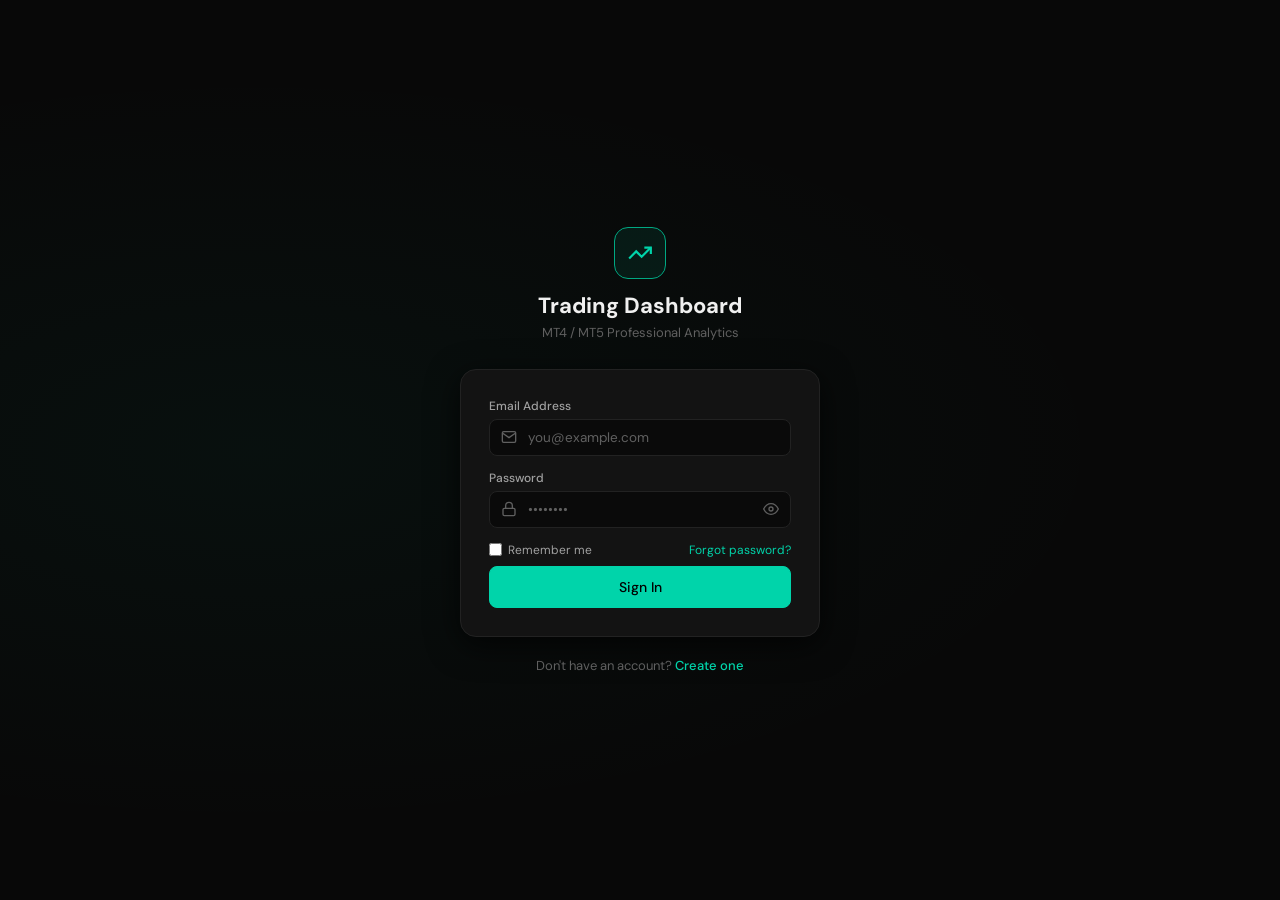
<file: static/login.html>
<!DOCTYPE html>
<html lang="en">
<head>
  <meta charset="UTF-8">
  <meta name="viewport" content="width=device-width, initial-scale=1.0">
  <title>Login — MT4/MT5 Trading Dashboard</title>
  <link rel="stylesheet" href="/static/css/dashboard.css">
  <style>
    body{display:flex;align-items:center;justify-content:center;min-height:100vh;
         background:radial-gradient(ellipse at 20% 50%,rgba(0,212,170,0.04) 0%,transparent 60%),var(--bg-base)}
    .wrap{width:100%;max-width:400px;padding:20px}
    .logo{text-align:center;margin-bottom:28px}
    .logo-mark{display:inline-flex;align-items:center;justify-content:center;width:52px;height:52px;
               background:var(--accent-bg);border:1px solid var(--accent-dim);border-radius:14px;margin-bottom:12px}
    .logo-mark svg{color:var(--accent)}
    .logo-title{font-size:22px;font-weight:700;color:var(--text-primary);margin-bottom:4px}
    .logo-sub{font-size:13px;color:var(--text-muted)}
    .card{background:var(--bg-card);border:1px solid var(--border);border-radius:var(--radius-xl);
          padding:28px;box-shadow:var(--shadow-lg)}
    .form-group{margin-bottom:14px}
    .label{display:block;font-size:12px;font-weight:500;color:var(--text-secondary);margin-bottom:5px}
    .input-wrap{position:relative}
    .input-wrap .input{padding-left:38px;width:100%}
    .input-icon{position:absolute;left:12px;top:50%;transform:translateY(-50%);color:var(--text-muted);pointer-events:none}
    .show-pw{position:absolute;right:12px;top:50%;transform:translateY(-50%);background:none;border:none;
             color:var(--text-muted);cursor:pointer;padding:0;display:flex}
    .show-pw:hover{color:var(--text-primary)}
    .msg{border-radius:var(--radius);padding:10px 14px;font-size:13px;margin-bottom:14px;display:none;line-height:1.5}
    .msg.show{display:block}
    .msg.error{background:var(--red-bg);border:1px solid var(--red-dim);color:var(--red)}
    .msg.success{background:var(--green-bg);border:1px solid var(--green-dim);color:var(--green)}
    .msg.info{background:var(--bg-elevated);border:1px solid var(--border);color:var(--text-secondary)}
    .form-footer{display:flex;justify-content:space-between;align-items:center;margin-bottom:8px}
    .form-footer a{font-size:12px;color:var(--accent);text-decoration:none}
    .btn-login{width:100%;justify-content:center;padding:11px;font-size:14px}
    .btn-login:disabled{opacity:0.6;cursor:not-allowed}
    .login-link{text-align:center;font-size:13px;color:var(--text-muted);margin-top:20px}
    .login-link a{color:var(--accent);font-weight:500;text-decoration:none}
    /* 2FA step */
    .step{display:none}.step.active{display:block}
    .totp-input{text-align:center;font-family:var(--font-mono);font-size:28px;letter-spacing:8px;font-weight:600;padding:14px;width:100%}
    .back-link{font-size:12px;color:var(--text-muted);cursor:pointer;display:inline-flex;align-items:center;gap:4px;margin-bottom:14px}
    .back-link:hover{color:var(--text-primary)}
  </style>
</head>
<body>
<div class="wrap">
  <div class="logo">
    <div class="logo-mark">
      <svg width="26" height="26" viewBox="0 0 24 24" fill="none" stroke="currentColor" stroke-width="2">
        <polyline points="22 7 13.5 15.5 8.5 10.5 2 17"></polyline>
        <polyline points="16 7 22 7 22 13"></polyline>
      </svg>
    </div>
    <div class="logo-title">Trading Dashboard</div>
    <div class="logo-sub">MT4 / MT5 Professional Analytics</div>
  </div>

  <div class="card">
    <div id="msg" class="msg"></div>

    <!-- Step 1: Login -->
    <div id="stepLogin" class="step active">
      <div class="form-group">
        <label class="label">Email Address</label>
        <div class="input-wrap">
          <svg class="input-icon" width="16" height="16" viewBox="0 0 24 24" fill="none" stroke="currentColor" stroke-width="2">
            <path d="M4 4h16c1.1 0 2 .9 2 2v12c0 1.1-.9 2-2 2H4c-1.1 0-2-.9-2-2V6c0-1.1.9-2 2-2z"/><polyline points="22,6 12,13 2,6"/>
          </svg>
          <input type="email" id="emailInput" class="input" placeholder="you@example.com" autocomplete="email">
        </div>
      </div>

      <div class="form-group">
        <label class="label">Password</label>
        <div class="input-wrap">
          <svg class="input-icon" width="16" height="16" viewBox="0 0 24 24" fill="none" stroke="currentColor" stroke-width="2">
            <rect x="3" y="11" width="18" height="11" rx="2"/><path d="M7 11V7a5 5 0 0 1 10 0v4"/>
          </svg>
          <input type="password" id="passInput" class="input" placeholder="••••••••" autocomplete="current-password">
          <button type="button" class="show-pw" onclick="togglePw()">
            <svg width="16" height="16" viewBox="0 0 24 24" fill="none" stroke="currentColor" stroke-width="2">
              <path d="M1 12s4-8 11-8 11 8 11 8-4 8-11 8-11-8-11-8z"/><circle cx="12" cy="12" r="3"/>
            </svg>
          </button>
        </div>
      </div>

      <div class="form-footer">
        <label style="display:flex;align-items:center;gap:6px;font-size:12px;color:var(--text-secondary);cursor:pointer">
          <input type="checkbox" id="rememberMe" style="accent-color:var(--accent)"> Remember me
        </label>
        <a href="#">Forgot password?</a>
      </div>

      <button id="loginBtn" class="btn btn-primary btn-login" onclick="doLogin()">Sign In</button>
    </div>

    <!-- Step 2: 2FA -->
    <div id="step2FA" class="step">
      <div class="back-link" onclick="backToLogin()">← Back</div>
      <div style="text-align:center;margin-bottom:16px">
        <div style="font-size:15px;font-weight:600;color:var(--text-primary);margin-bottom:6px">Two-Factor Authentication</div>
        <div style="font-size:13px;color:var(--text-muted)">Enter the 6-digit code from your authenticator app</div>
      </div>
      <input type="text" id="totpInput" class="input totp-input" placeholder="000000"
             maxlength="6" inputmode="numeric" autocomplete="one-time-code">
      <button class="btn btn-primary btn-login" style="margin-top:12px" onclick="verify2FA()">Verify</button>
    </div>
  </div>

  <div class="login-link">Don't have an account? <a href="/static/register.html">Create one</a></div>
</div>

<script>
let _2fa_email = '', _2fa_pass = '';

function showMsg(text, type) {
  const el = document.getElementById('msg');
  el.textContent = text;
  el.className = 'msg show ' + type;
}
function hideMsg() { document.getElementById('msg').className = 'msg'; }
function setLoading(id, on) {
  const b = document.getElementById(id);
  b.disabled = on;
  b.textContent = on ? 'Please wait...' : (id === 'loginBtn' ? 'Sign In' : 'Verify');
}
function togglePw() {
  const i = document.getElementById('passInput');
  i.type = i.type === 'password' ? 'text' : 'password';
}
function backToLogin() {
  document.getElementById('stepLogin').className = 'step active';
  document.getElementById('step2FA').className   = 'step';
  hideMsg();
}

async function doLogin() {
  const email = document.getElementById('emailInput').value.trim();
  const pass  = document.getElementById('passInput').value;

  if (!email) return showMsg('Please enter your email address', 'error');
  if (!pass)  return showMsg('Please enter your password', 'error');

  hideMsg();
  setLoading('loginBtn', true);
  showMsg('Signing in...', 'info');

  try {
    const res = await fetch('/api/v1/auth/login', {
      method:  'POST',
      headers: {'Content-Type': 'application/json'},
      body:    JSON.stringify({ email, password: pass, remember_me: document.getElementById('rememberMe').checked }),
    });

    let data;
    try { data = await res.json(); } catch(e) { data = {}; }

    hideMsg();

    if (res.status === 200 && data.requires_2fa) {
      _2fa_email = email;
      _2fa_pass  = pass;
      document.getElementById('stepLogin').className = 'step';
      document.getElementById('step2FA').className   = 'step active';
      setTimeout(() => document.getElementById('totpInput').focus(), 100);
      return;
    }

    if (res.ok && data.access_token) {
      localStorage.setItem('access_token',  data.access_token);
      localStorage.setItem('refresh_token', data.refresh_token || '');
      if (data.user) localStorage.setItem('user', JSON.stringify(data.user));
      showMsg('Login successful! Redirecting...', 'success');
      setTimeout(() => { window.location.href = '/'; }, 800);
      return;
    }

    // Show exact error from server
    const detail = data.detail || data.message || `Server error (${res.status})`;
    showMsg(detail, 'error');

  } catch (err) {
    // Show exact JS error
    showMsg('Connection failed: ' + err.message + ' — Is the server running?', 'error');
  } finally {
    setLoading('loginBtn', false);
  }
}

async function verify2FA() {
  const code = document.getElementById('totpInput').value.trim();
  if (!code) return showMsg('Please enter the 6-digit code', 'error');

  hideMsg();
  showMsg('Verifying...', 'info');

  try {
    const res = await fetch('/api/v1/auth/login', {
      method:  'POST',
      headers: {'Content-Type': 'application/json'},
      body:    JSON.stringify({ email: _2fa_email, password: _2fa_pass, totp_code: code }),
    });

    let data;
    try { data = await res.json(); } catch(e) { data = {}; }

    hideMsg();

    if (res.ok && data.access_token) {
      localStorage.setItem('access_token',  data.access_token);
      localStorage.setItem('refresh_token', data.refresh_token || '');
      if (data.user) localStorage.setItem('user', JSON.stringify(data.user));
      showMsg('Login successful! Redirecting...', 'success');
      setTimeout(() => { window.location.href = '/'; }, 800);
    } else {
      showMsg(data.detail || 'Invalid code', 'error');
    }
  } catch (err) {
    showMsg('Connection failed: ' + err.message, 'error');
  }
}

// Enter key
document.addEventListener('keydown', e => {
  if (e.key !== 'Enter') return;
  const active = document.querySelector('.step.active').id;
  if (active === 'stepLogin') doLogin();
  else verify2FA();
});

// Auto-submit 2FA when 6 digits entered
document.addEventListener('DOMContentLoaded', () => {
  const t = document.getElementById('totpInput');
  if (t) t.addEventListener('input', e => {
    e.target.value = e.target.value.replace(/\D/g, '');
    if (e.target.value.length === 6) verify2FA();
  });
});

// Already logged in?
if (localStorage.getItem('access_token')) window.location.href = '/';
</script>
</body>
</html>
</file>
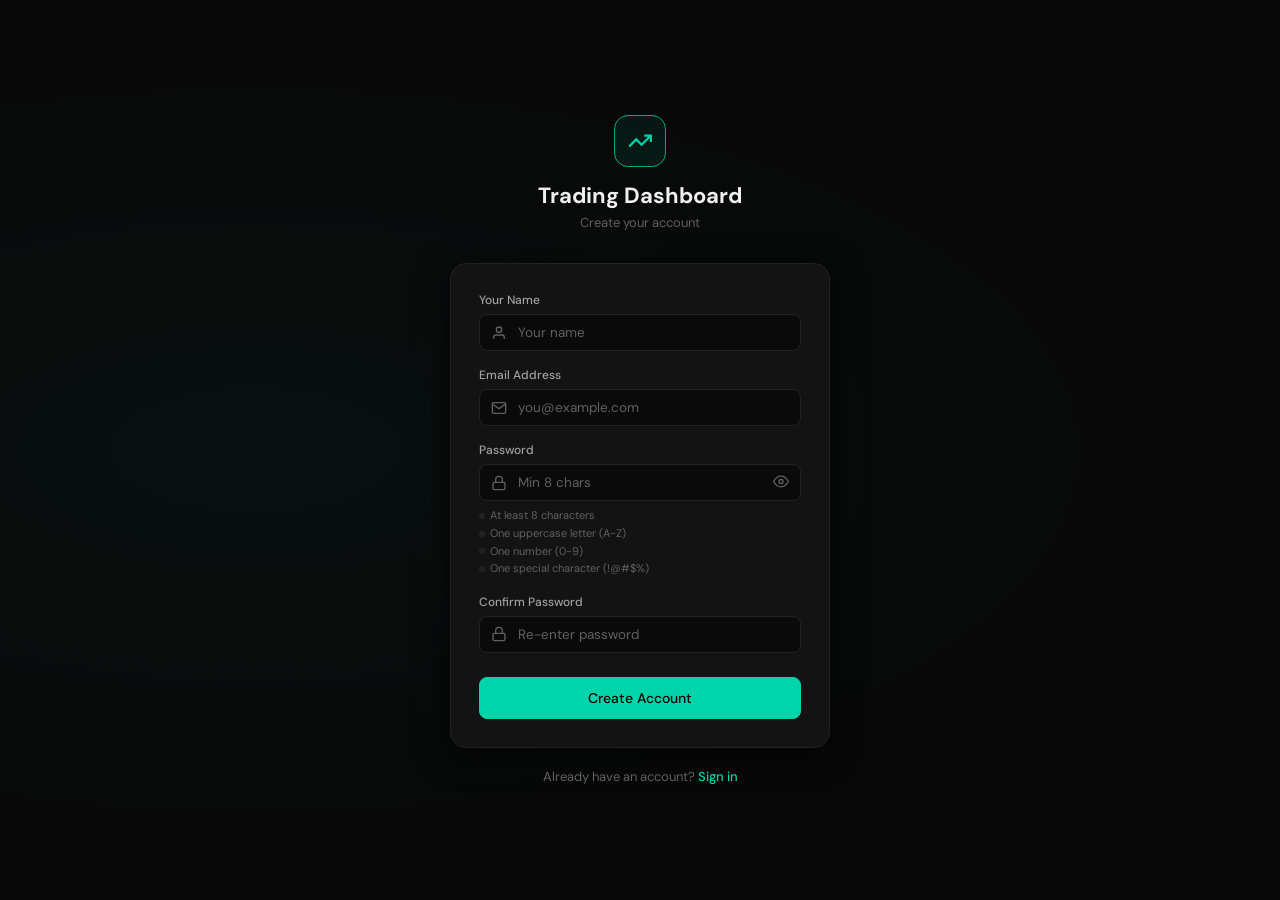
<file: static/register.html>
<!DOCTYPE html>
<html lang="en">
<head>
  <meta charset="UTF-8">
  <meta name="viewport" content="width=device-width, initial-scale=1.0">
  <title>Register — MT4/MT5 Trading Dashboard</title>
  <link rel="stylesheet" href="/static/css/dashboard.css">
  <style>
    body {
      display: flex; align-items: center; justify-content: center;
      min-height: 100vh;
      background: radial-gradient(ellipse at 20% 50%, rgba(0,212,170,0.04) 0%, transparent 60%), var(--bg-base);
    }
    .wrap { width: 100%; max-width: 420px; padding: 20px; }

    .logo { text-align: center; margin-bottom: 32px; }
    .logo-mark {
      display: inline-flex; align-items: center; justify-content: center;
      width: 52px; height: 52px; background: var(--accent-bg);
      border: 1px solid var(--accent-dim); border-radius: 14px; margin-bottom: 14px;
    }
    .logo-mark svg { color: var(--accent); }
    .logo-title { font-size: 22px; font-weight: 700; color: var(--text-primary); margin-bottom: 4px; }
    .logo-sub   { font-size: 13px; color: var(--text-muted); }

    .card {
      background: var(--bg-card); border: 1px solid var(--border);
      border-radius: var(--radius-xl); padding: 28px;
      box-shadow: var(--shadow-lg);
    }

    .form-group { margin-bottom: 16px; }
    .label { display: block; font-size: 12px; font-weight: 500; color: var(--text-secondary); margin-bottom: 6px; }

    .input-wrap { position: relative; }
    .input-wrap .input { padding-left: 38px; width: 100%; }
    .input-icon {
      position: absolute; left: 12px; top: 50%; transform: translateY(-50%);
      color: var(--text-muted); pointer-events: none;
    }
    .show-pw {
      position: absolute; right: 12px; top: 50%; transform: translateY(-50%);
      background: none; border: none; color: var(--text-muted); cursor: pointer; padding: 0;
    }
    .show-pw:hover { color: var(--text-primary); }

    .error-box {
      background: var(--red-bg); border: 1px solid var(--red-dim);
      color: var(--red); border-radius: var(--radius); padding: 10px 14px;
      font-size: 13px; margin-bottom: 16px; display: none;
    }
    .error-box.show { display: block; }

    .success-box {
      background: var(--green-bg); border: 1px solid var(--green-dim);
      color: var(--green); border-radius: var(--radius); padding: 10px 14px;
      font-size: 13px; margin-bottom: 16px; display: none; text-align: center;
    }
    .success-box.show { display: block; }

    .btn-register {
      width: 100%; justify-content: center; margin-top: 8px;
      padding: 11px; font-size: 14px;
    }
    .btn-register.loading .btn-text { display: none; }
    .btn-register.loading .spinner { display: inline-block; }
    .spinner {
      display: none; width: 18px; height: 18px;
      border: 2px solid rgba(0,0,0,0.2); border-top-color: #000;
      border-radius: 50%; animation: spin 0.6s linear infinite;
    }
    @keyframes spin { to { transform: rotate(360deg); } }

    .pw-rules {
      font-size: 11px; color: var(--text-muted); margin-top: 6px; line-height: 1.6;
    }
    .pw-rule { display: flex; align-items: center; gap: 5px; }
    .pw-rule .dot { width: 6px; height: 6px; border-radius: 50%; background: var(--border); flex-shrink: 0; }
    .pw-rule.ok .dot { background: var(--green); }

    .login-link {
      text-align: center; font-size: 13px; color: var(--text-muted); margin-top: 20px;
    }
    .login-link a { color: var(--accent); font-weight: 500; text-decoration: none; }
    .login-link a:hover { color: #fff; }
  </style>
</head>
<body>
<div class="wrap">
  <div class="logo">
    <div class="logo-mark">
      <svg width="26" height="26" viewBox="0 0 24 24" fill="none" stroke="currentColor" stroke-width="2">
        <polyline points="22 7 13.5 15.5 8.5 10.5 2 17"></polyline>
        <polyline points="16 7 22 7 22 13"></polyline>
      </svg>
    </div>
    <div class="logo-title">Trading Dashboard</div>
    <div class="logo-sub">Create your account</div>
  </div>

  <div class="card">
    <div id="errorBox" class="error-box"></div>
    <div id="successBox" class="success-box">
      Account created! Redirecting to dashboard...
    </div>

    <!-- Display Name -->
    <div class="form-group">
      <label class="label">Your Name</label>
      <div class="input-wrap">
        <svg class="input-icon" width="16" height="16" viewBox="0 0 24 24" fill="none" stroke="currentColor" stroke-width="2">
          <path d="M20 21v-2a4 4 0 0 0-4-4H8a4 4 0 0 0-4 4v2"></path>
          <circle cx="12" cy="7" r="4"></circle>
        </svg>
        <input type="text" id="nameInput" class="input" placeholder="Your name" autocomplete="name">
      </div>
    </div>

    <!-- Email -->
    <div class="form-group">
      <label class="label">Email Address</label>
      <div class="input-wrap">
        <svg class="input-icon" width="16" height="16" viewBox="0 0 24 24" fill="none" stroke="currentColor" stroke-width="2">
          <path d="M4 4h16c1.1 0 2 .9 2 2v12c0 1.1-.9 2-2 2H4c-1.1 0-2-.9-2-2V6c0-1.1.9-2 2-2z"></path>
          <polyline points="22,6 12,13 2,6"></polyline>
        </svg>
        <input type="email" id="emailInput" class="input" placeholder="you@example.com" autocomplete="email">
      </div>
    </div>

    <!-- Password -->
    <div class="form-group">
      <label class="label">Password</label>
      <div class="input-wrap">
        <svg class="input-icon" width="16" height="16" viewBox="0 0 24 24" fill="none" stroke="currentColor" stroke-width="2">
          <rect x="3" y="11" width="18" height="11" rx="2" ry="2"></rect>
          <path d="M7 11V7a5 5 0 0 1 10 0v4"></path>
        </svg>
        <input type="password" id="passwordInput" class="input" placeholder="Min 8 chars" autocomplete="new-password"
               oninput="checkPwRules(this.value)">
        <button type="button" class="show-pw" onclick="togglePw()">
          <svg id="eyeIcon" width="16" height="16" viewBox="0 0 24 24" fill="none" stroke="currentColor" stroke-width="2">
            <path d="M1 12s4-8 11-8 11 8 11 8-4 8-11 8-11-8-11-8z"></path>
            <circle cx="12" cy="12" r="3"></circle>
          </svg>
        </button>
      </div>
      <!-- Password rules -->
      <div class="pw-rules" id="pwRules">
        <div class="pw-rule" id="rule-len"><div class="dot"></div>At least 8 characters</div>
        <div class="pw-rule" id="rule-upper"><div class="dot"></div>One uppercase letter (A-Z)</div>
        <div class="pw-rule" id="rule-num"><div class="dot"></div>One number (0-9)</div>
        <div class="pw-rule" id="rule-special"><div class="dot"></div>One special character (!@#$%)</div>
      </div>
    </div>

    <!-- Confirm Password -->
    <div class="form-group">
      <label class="label">Confirm Password</label>
      <div class="input-wrap">
        <svg class="input-icon" width="16" height="16" viewBox="0 0 24 24" fill="none" stroke="currentColor" stroke-width="2">
          <rect x="3" y="11" width="18" height="11" rx="2" ry="2"></rect>
          <path d="M7 11V7a5 5 0 0 1 10 0v4"></path>
        </svg>
        <input type="password" id="confirmInput" class="input" placeholder="Re-enter password" autocomplete="new-password">
      </div>
    </div>

    <button id="registerBtn" class="btn btn-primary btn-register" onclick="doRegister()">
      <span class="btn-text">Create Account</span>
      <span class="spinner"></span>
    </button>
  </div>

  <div class="login-link">Already have an account? <a href="/static/login.html">Sign in</a></div>
</div>

<script>
const API = '/api/v1/auth';

function checkPwRules(pw) {
  setRule('rule-len',     pw.length >= 8);
  setRule('rule-upper',   /[A-Z]/.test(pw));
  setRule('rule-num',     /[0-9]/.test(pw));
  setRule('rule-special', /[^A-Za-z0-9]/.test(pw));
}

function setRule(id, ok) {
  const el = document.getElementById(id);
  if (ok) el.classList.add('ok');
  else     el.classList.remove('ok');
}

function togglePw() {
  const inp = document.getElementById('passwordInput');
  inp.type = inp.type === 'password' ? 'text' : 'password';
}

async function doRegister() {
  const name     = document.getElementById('nameInput').value.trim();
  const email    = document.getElementById('emailInput').value.trim();
  const password = document.getElementById('passwordInput').value;
  const confirm  = document.getElementById('confirmInput').value;

  hideError();

  if (!name)     return showError('Please enter your name');
  if (!email)    return showError('Please enter your email address');
  if (!password) return showError('Please enter a password');
  if (password !== confirm) return showError('Passwords do not match');

  // Client-side password check
  if (password.length < 8)            return showError('Password must be at least 8 characters');
  if (!/[A-Z]/.test(password))        return showError('Password must contain at least one uppercase letter');
  if (!/[0-9]/.test(password))        return showError('Password must contain at least one number');
  if (!/[^A-Za-z0-9]/.test(password)) return showError('Password must contain at least one special character (!@#$% etc)');

  setLoading(true);

  try {
    const res = await fetch(`${API}/register`, {
      method:  'POST',
      headers: {'Content-Type': 'application/json'},
      body:    JSON.stringify({
        email:        email,
        password:     password,
        display_name: name,
      }),
    });

    const data = await res.json();

    if (!res.ok) {
      showError(data.detail || 'Registration failed. Please try again.');
      return;
    }

    // Save tokens
    localStorage.setItem('access_token',  data.access_token);
    localStorage.setItem('refresh_token', data.refresh_token);
    if (data.user) localStorage.setItem('user', JSON.stringify(data.user));

    // Show success and redirect
    document.getElementById('successBox').classList.add('show');
    setTimeout(() => { window.location.href = '/'; }, 1500);

  } catch (e) {
    showError('Network error — make sure the server is running');
  } finally {
    setLoading(false);
  }
}

function showError(msg) {
  const el = document.getElementById('errorBox');
  el.textContent = msg;
  el.classList.add('show');
}
function hideError() {
  document.getElementById('errorBox').classList.remove('show');
}
function setLoading(on) {
  const btn = document.getElementById('registerBtn');
  btn.classList.toggle('loading', on);
  btn.disabled = on;
}

// Enter key support
document.addEventListener('keydown', e => {
  if (e.key === 'Enter') doRegister();
});

// Redirect if already logged in
if (localStorage.getItem('access_token')) {
  window.location.href = '/';
}
</script>
</body>
</html>
</file>
<file: static/css/dashboard.css>
/* =============================================================================
   dashboard.css — MT4/MT5 Trading Dashboard — Dark Professional Theme
   Typography: IBM Plex Mono (numbers) + DM Sans (UI)
   ============================================================================= */

@import url('https://fonts.googleapis.com/css2?family=DM+Sans:ital,wght@0,300;0,400;0,500;0,600;0,700;1,400&family=IBM+Plex+Mono:wght@300;400;500;600&display=swap');

/* ── CSS Variables ─────────────────────────────────────────────────────────── */
:root {
  /* Background layers */
  --bg-base:      #080808;
  --bg-surface:   #0E0E0E;
  --bg-card:      #131313;
  --bg-card-alt:  #171717;
  --bg-elevated:  #1C1C1C;
  --bg-hover:     #202020;
  --bg-input:     #0A0A0A;

  /* Borders */
  --border:       #222222;
  --border-light: #2A2A2A;
  --border-focus: #00D4AA55;

  /* Accent - Teal/Green */
  --accent:       #00D4AA;
  --accent-dim:   #00A882;
  --accent-glow:  rgba(0, 212, 170, 0.12);
  --accent-bg:    rgba(0, 212, 170, 0.08);

  /* State Colors */
  --green:        #22C55E;
  --green-dim:    #16A34A;
  --green-bg:     rgba(34, 197, 94, 0.1);
  --red:          #EF4444;
  --red-dim:      #DC2626;
  --red-bg:       rgba(239, 68, 68, 0.1);
  --yellow:       #F59E0B;
  --yellow-bg:    rgba(245, 158, 11, 0.1);
  --blue:         #3B82F6;
  --blue-bg:      rgba(59, 130, 246, 0.1);
  --purple:       #8B5CF6;
  --purple-bg:    rgba(139, 92, 246, 0.1);

  /* Text */
  --text-primary:   #F0F0F0;
  --text-secondary: #A0A0A0;
  --text-muted:     #606060;
  --text-disabled:  #404040;

  /* Status */
  --status-live:         #22C55E;
  --status-delayed:      #F59E0B;
  --status-disconnected: #EF4444;
  --status-market-closed: #6B7280;

  /* Shadows */
  --shadow-sm:   0 1px 3px rgba(0,0,0,0.5);
  --shadow-md:   0 4px 16px rgba(0,0,0,0.6);
  --shadow-lg:   0 8px 32px rgba(0,0,0,0.7);
  --shadow-glow: 0 0 20px rgba(0, 212, 170, 0.15);

  /* Spacing */
  --sidebar-w:    240px;
  --topbar-h:     56px;
  --radius:       8px;
  --radius-lg:    12px;
  --radius-xl:    16px;

  /* Fonts */
  --font-ui:      'DM Sans', system-ui, sans-serif;
  --font-mono:    'IBM Plex Mono', 'Courier New', monospace;

  /* Transitions */
  --transition:   all 0.15s ease;
}

/* ── Reset & Base ───────────────────────────────────────────────────────────── */
*, *::before, *::after { box-sizing: border-box; margin: 0; padding: 0; }

html { font-size: 14px; -webkit-font-smoothing: antialiased; }

body {
  font-family: var(--font-ui);
  background:  var(--bg-base);
  color:       var(--text-primary);
  min-height:  100vh;
  overflow-x:  hidden;
}

a { color: var(--accent); text-decoration: none; }
a:hover { color: #fff; }

/* ── Scrollbars ─────────────────────────────────────────────────────────────── */
::-webkit-scrollbar { width: 5px; height: 5px; }
::-webkit-scrollbar-track { background: transparent; }
::-webkit-scrollbar-thumb { background: var(--border-light); border-radius: 3px; }
::-webkit-scrollbar-thumb:hover { background: var(--text-muted); }

/* ── Layout ─────────────────────────────────────────────────────────────────── */
.app-layout {
  display:    grid;
  grid-template-columns: var(--sidebar-w) 1fr;
  grid-template-rows:    var(--topbar-h) 1fr;
  min-height: 100vh;
}

/* ── Topbar ─────────────────────────────────────────────────────────────────── */
.topbar {
  grid-column:    1 / -1;
  height:         var(--topbar-h);
  background:     var(--bg-surface);
  border-bottom:  1px solid var(--border);
  display:        flex;
  align-items:    center;
  padding:        0 20px;
  gap:            16px;
  position:       sticky;
  top:            0;
  z-index:        100;
}

.topbar-brand {
  display:     flex;
  align-items: center;
  gap:         10px;
  font-weight: 600;
  font-size:   15px;
  color:       var(--text-primary);
  white-space: nowrap;
}

.topbar-brand svg { color: var(--accent); }

.topbar-divider { flex: 1; }

.topbar-actions {
  display:     flex;
  align-items: center;
  gap:         8px;
}

/* ── Sidebar ─────────────────────────────────────────────────────────────────── */
.sidebar {
  background:   var(--bg-surface);
  border-right: 1px solid var(--border);
  height:       calc(100vh - var(--topbar-h));
  position:     sticky;
  top:          var(--topbar-h);
  overflow-y:   auto;
  display:      flex;
  flex-direction: column;
  padding:      12px 0;
}

.sidebar-section { padding: 4px 12px; margin-top: 8px; }
.sidebar-section-label {
  font-size:      10px;
  font-weight:    600;
  letter-spacing: 0.08em;
  color:          var(--text-muted);
  text-transform: uppercase;
  padding:        0 8px;
  margin-bottom:  4px;
}

.sidebar-link {
  display:       flex;
  align-items:   center;
  gap:           10px;
  padding:       9px 12px;
  border-radius: var(--radius);
  color:         var(--text-secondary);
  font-size:     13.5px;
  font-weight:   400;
  transition:    var(--transition);
  cursor:        pointer;
  user-select:   none;
}
.sidebar-link:hover { background: var(--bg-hover); color: var(--text-primary); }
.sidebar-link.active {
  background: var(--accent-bg);
  color:      var(--accent);
  font-weight: 500;
}
.sidebar-link svg { flex-shrink: 0; opacity: 0.8; }
.sidebar-link.active svg { opacity: 1; }

.sidebar-spacer { flex: 1; }

/* ── Main Content ────────────────────────────────────────────────────────────── */
.main-content {
  overflow-y: auto;
  padding:    24px;
  max-width:  1600px;
}

.page-header {
  display:         flex;
  align-items:     center;
  justify-content: space-between;
  margin-bottom:   20px;
  gap:             12px;
}

.page-title {
  font-size:   22px;
  font-weight: 600;
  color:       var(--text-primary);
}
.page-subtitle {
  font-size: 13px;
  color:     var(--text-secondary);
  margin-top: 2px;
}

/* ── Cards ───────────────────────────────────────────────────────────────────── */
.card {
  background:    var(--bg-card);
  border:        1px solid var(--border);
  border-radius: var(--radius-lg);
  padding:       18px 20px;
  transition:    var(--transition);
}

.card-header {
  display:         flex;
  align-items:     center;
  justify-content: space-between;
  margin-bottom:   14px;
}

.card-title {
  font-size:   12.5px;
  font-weight: 600;
  letter-spacing: 0.05em;
  text-transform: uppercase;
  color:       var(--text-secondary);
}

/* ── Metric Cards ────────────────────────────────────────────────────────────── */
.metric-grid {
  display:               grid;
  grid-template-columns: repeat(auto-fill, minmax(200px, 1fr));
  gap:                   12px;
  margin-bottom:         20px;
}

.metric-card {
  background:    var(--bg-card);
  border:        1px solid var(--border);
  border-radius: var(--radius-lg);
  padding:       16px 18px;
  position:      relative;
  overflow:      hidden;
  transition:    border-color 0.2s;
}
.metric-card:hover { border-color: var(--border-light); }
.metric-card::before {
  content:  '';
  position: absolute;
  top:      0; left: 0; right: 0;
  height:   2px;
  background: var(--accent);
  opacity:  0;
  transition: opacity 0.2s;
}
.metric-card:hover::before { opacity: 0.5; }

.metric-label {
  font-size:      11px;
  font-weight:    500;
  letter-spacing: 0.06em;
  text-transform: uppercase;
  color:          var(--text-muted);
  margin-bottom:  8px;
}

.metric-value {
  font-family: var(--font-mono);
  font-size:   22px;
  font-weight: 600;
  color:       var(--text-primary);
  line-height: 1.1;
}

.metric-value.positive { color: var(--green); }
.metric-value.negative { color: var(--red); }
.metric-value.accent   { color: var(--accent); }

.metric-sub {
  font-size:   11px;
  color:       var(--text-muted);
  margin-top:  4px;
  display:     flex;
  align-items: center;
  gap:         4px;
}

/* ── Status Badge ────────────────────────────────────────────────────────────── */
.status-badge {
  display:       inline-flex;
  align-items:   center;
  gap:           5px;
  padding:       3px 8px;
  border-radius: 20px;
  font-size:     11px;
  font-weight:   500;
}
.status-dot {
  width:         6px;
  height:        6px;
  border-radius: 50%;
  flex-shrink:   0;
}
.status-badge.live         { background: var(--green-bg);  color: var(--green);  }
.status-badge.live .status-dot { background: var(--green); animation: pulse-dot 2s infinite; }
.status-badge.delayed      { background: var(--yellow-bg); color: var(--yellow); }
.status-badge.delayed .status-dot { background: var(--yellow); }
.status-badge.disconnected { background: var(--red-bg);    color: var(--red);    }
.status-badge.disconnected .status-dot { background: var(--red); }
.status-badge.market_closed { background: var(--bg-elevated); color: var(--text-muted); }

@keyframes pulse-dot {
  0%, 100% { opacity: 1; transform: scale(1); }
  50%       { opacity: 0.5; transform: scale(0.8); }
}

/* ── Profit/Loss Colors ──────────────────────────────────────────────────────── */
.profit  { color: var(--green) !important; }
.loss    { color: var(--red) !important; }
.neutral { color: var(--text-secondary); }

/* ── Buttons ─────────────────────────────────────────────────────────────────── */
.btn {
  display:       inline-flex;
  align-items:   center;
  gap:           6px;
  padding:       8px 14px;
  border-radius: var(--radius);
  font-family:   var(--font-ui);
  font-size:     13px;
  font-weight:   500;
  cursor:        pointer;
  border:        1px solid transparent;
  transition:    var(--transition);
  white-space:   nowrap;
  outline:       none;
}
.btn:disabled { opacity: 0.5; cursor: not-allowed; }

.btn-primary {
  background: var(--accent);
  color:      #000;
  border-color: var(--accent);
}
.btn-primary:hover:not(:disabled) {
  background: #00FFCC;
  box-shadow: var(--shadow-glow);
}

.btn-secondary {
  background:  var(--bg-elevated);
  color:       var(--text-secondary);
  border-color: var(--border-light);
}
.btn-secondary:hover:not(:disabled) {
  background: var(--bg-hover);
  color:      var(--text-primary);
}

.btn-danger {
  background:  var(--red-bg);
  color:       var(--red);
  border-color: var(--red-dim);
}
.btn-danger:hover:not(:disabled) { background: rgba(239, 68, 68, 0.2); }

.btn-ghost {
  background:  transparent;
  color:       var(--text-secondary);
  border-color: transparent;
}
.btn-ghost:hover:not(:disabled) { background: var(--bg-hover); color: var(--text-primary); }

.btn-sm { padding: 5px 10px; font-size: 12px; }
.btn-lg { padding: 11px 20px; font-size: 15px; }
.btn-icon { padding: 8px; }

/* ── Inputs ──────────────────────────────────────────────────────────────────── */
.input {
  width:         100%;
  background:    var(--bg-input);
  border:        1px solid var(--border);
  border-radius: var(--radius);
  padding:       9px 12px;
  font-family:   var(--font-ui);
  font-size:     13.5px;
  color:         var(--text-primary);
  outline:       none;
  transition:    border-color 0.15s;
}
.input:focus   { border-color: var(--accent); box-shadow: 0 0 0 3px var(--accent-glow); }
.input::placeholder { color: var(--text-muted); }

.select {
  appearance: none;
  background-image: url("data:image/svg+xml,%3Csvg xmlns='http://www.w3.org/2000/svg' width='12' height='12' viewBox='0 0 24 24' fill='none' stroke='%23606060' stroke-width='2'%3E%3Cpolyline points='6 9 12 15 18 9'%3E%3C/polyline%3E%3C/svg%3E");
  background-repeat: no-repeat;
  background-position: right 10px center;
  padding-right: 30px !important;
}

.label {
  font-size:    12px;
  font-weight:  500;
  color:        var(--text-secondary);
  margin-bottom: 4px;
  display:      block;
}

/* ── Tables ──────────────────────────────────────────────────────────────────── */
.table-wrapper {
  overflow-x: auto;
  border-radius: var(--radius-lg);
  border: 1px solid var(--border);
}

table.dt {
  width:           100%;
  border-collapse: collapse;
  font-size:       13px;
}
table.dt thead th {
  background:     var(--bg-card-alt);
  padding:        10px 14px;
  font-size:      11px;
  font-weight:    600;
  letter-spacing: 0.06em;
  text-transform: uppercase;
  color:          var(--text-muted);
  text-align:     left;
  border-bottom:  1px solid var(--border);
  white-space:    nowrap;
  cursor:         pointer;
  user-select:    none;
}
table.dt thead th:hover { color: var(--text-primary); }
table.dt thead th.sorted { color: var(--accent); }

table.dt tbody tr {
  border-bottom: 1px solid var(--border);
  transition:    background 0.1s;
}
table.dt tbody tr:last-child { border-bottom: none; }
table.dt tbody tr:hover { background: var(--bg-hover); }

table.dt td {
  padding:     10px 14px;
  color:       var(--text-primary);
  white-space: nowrap;
}
table.dt td.mono { font-family: var(--font-mono); font-size: 12.5px; }

/* ── Tabs ─────────────────────────────────────────────────────────────────────── */
.tabs {
  display:       flex;
  gap:           2px;
  background:    var(--bg-card-alt);
  border-radius: var(--radius);
  padding:       3px;
  width:         fit-content;
}
.tab-btn {
  padding:       6px 14px;
  border-radius: 6px;
  font-size:     12.5px;
  font-weight:   500;
  color:         var(--text-muted);
  cursor:        pointer;
  transition:    var(--transition);
  border:        none;
  background:    transparent;
  font-family:   var(--font-ui);
}
.tab-btn:hover  { color: var(--text-primary); }
.tab-btn.active {
  background: var(--bg-elevated);
  color:      var(--accent);
  box-shadow: var(--shadow-sm);
}

/* ── Charts ───────────────────────────────────────────────────────────────────── */
.chart-container { position: relative; }

/* ── Tooltips ─────────────────────────────────────────────────────────────────── */
.tooltip-box {
  background:    var(--bg-elevated);
  border:        1px solid var(--border-light);
  border-radius: var(--radius);
  padding:       8px 12px;
  font-size:     12px;
  box-shadow:    var(--shadow-md);
  pointer-events: none;
}
.tooltip-label { color: var(--text-muted); font-size: 11px; }
.tooltip-value { color: var(--text-primary); font-family: var(--font-mono); font-weight: 600; }

/* ── Notifications ────────────────────────────────────────────────────────────── */
.toast-container {
  position:  fixed;
  bottom:    20px;
  right:     20px;
  z-index:   9999;
  display:   flex;
  flex-direction: column;
  gap:       8px;
}
.toast {
  background:    var(--bg-elevated);
  border:        1px solid var(--border-light);
  border-radius: var(--radius);
  padding:       12px 16px;
  min-width:     280px;
  max-width:     380px;
  display:       flex;
  align-items:   flex-start;
  gap:           10px;
  box-shadow:    var(--shadow-lg);
  animation:     toast-in 0.3s ease;
}
@keyframes toast-in {
  from { opacity: 0; transform: translateY(10px) scale(0.96); }
  to   { opacity: 1; transform: translateY(0) scale(1); }
}
.toast.success { border-left: 3px solid var(--green); }
.toast.error   { border-left: 3px solid var(--red); }
.toast.info    { border-left: 3px solid var(--accent); }

/* ── Loading / Skeleton ──────────────────────────────────────────────────────── */
.skeleton {
  background: linear-gradient(90deg, var(--bg-card) 25%, var(--bg-elevated) 50%, var(--bg-card) 75%);
  background-size: 200% 100%;
  animation:  skeleton-shimmer 1.5s infinite;
  border-radius: 4px;
}
@keyframes skeleton-shimmer {
  0%   { background-position: 200% 0; }
  100% { background-position: -200% 0; }
}

/* ── Heatmap ──────────────────────────────────────────────────────────────────── */
.heatmap-cell {
  border-radius: 3px;
  transition: transform 0.1s, opacity 0.1s;
  cursor: pointer;
}
.heatmap-cell:hover { transform: scale(1.15); opacity: 0.9; }

/* ── Monthly Returns Grid ─────────────────────────────────────────────────────── */
.monthly-grid {
  display:               grid;
  grid-template-columns: repeat(13, 1fr);
  gap:                   3px;
  font-size:             11px;
}
.monthly-cell {
  aspect-ratio:  1;
  display:       flex;
  align-items:   center;
  justify-content: center;
  border-radius: 4px;
  font-family:   var(--font-mono);
  font-size:     10px;
  font-weight:   500;
  cursor:        pointer;
  transition:    transform 0.1s;
}
.monthly-cell:hover { transform: scale(1.08); }

/* ── Account Card (dashboard list) ───────────────────────────────────────────── */
.account-card {
  background:    var(--bg-card);
  border:        1px solid var(--border);
  border-radius: var(--radius-lg);
  padding:       16px 20px;
  transition:    border-color 0.2s, box-shadow 0.2s;
  cursor:        pointer;
}
.account-card:hover {
  border-color: var(--border-light);
  box-shadow:   var(--shadow-md);
}
.account-card.selected {
  border-color: var(--accent);
  box-shadow:   0 0 0 1px var(--accent), var(--shadow-glow);
}

/* ── Sidebar Collapse (mobile) ────────────────────────────────────────────────── */
@media (max-width: 1024px) {
  :root { --sidebar-w: 56px; }
  .sidebar-link span, .sidebar-section-label { display: none; }
  .sidebar-link { justify-content: center; padding: 10px; }
}

@media (max-width: 768px) {
  .app-layout { grid-template-columns: 1fr; }
  .sidebar    { display: none; }
  .main-content { padding: 16px; }
  .metric-grid { grid-template-columns: repeat(2, 1fr); }
}

/* ── Utility ──────────────────────────────────────────────────────────────────── */
.flex         { display: flex; }
.flex-col     { flex-direction: column; }
.items-center { align-items: center; }
.justify-between { justify-content: space-between; }
.gap-2        { gap: 8px; }
.gap-3        { gap: 12px; }
.gap-4        { gap: 16px; }
.w-full       { width: 100%; }
.text-mono    { font-family: var(--font-mono); }
.text-sm      { font-size: 12px; }
.text-xs      { font-size: 11px; }
.text-muted   { color: var(--text-muted); }
.text-secondary { color: var(--text-secondary); }
.text-right   { text-align: right; }
.mt-1 { margin-top: 4px; }
.mt-2 { margin-top: 8px; }
.mt-3 { margin-top: 12px; }
.mt-4 { margin-top: 16px; }
.mb-2 { margin-bottom: 8px; }
.mb-3 { margin-bottom: 12px; }
.mb-4 { margin-bottom: 16px; }
.hidden { display: none !important; }
.truncate { overflow: hidden; text-overflow: ellipsis; white-space: nowrap; }

/* ── Scrollable Container ─────────────────────────────────────────────────────── */
.scroll-x { overflow-x: auto; }
.scroll-y { overflow-y: auto; }

/* ── Divider ──────────────────────────────────────────────────────────────────── */
.divider {
  height: 1px;
  background: var(--border);
  margin: 16px 0;
}

/* ── Connection Status Pill ──────────────────────────────────────────────────── */
.ws-status {
  display:     flex;
  align-items: center;
  gap:         5px;
  font-size:   11.5px;
  color:       var(--text-muted);
}
.ws-dot {
  width: 7px; height: 7px;
  border-radius: 50%;
  background: var(--text-muted);
}
.ws-dot.connected { background: var(--green); animation: pulse-dot 2s infinite; }
.ws-dot.error     { background: var(--red); }
</file>
